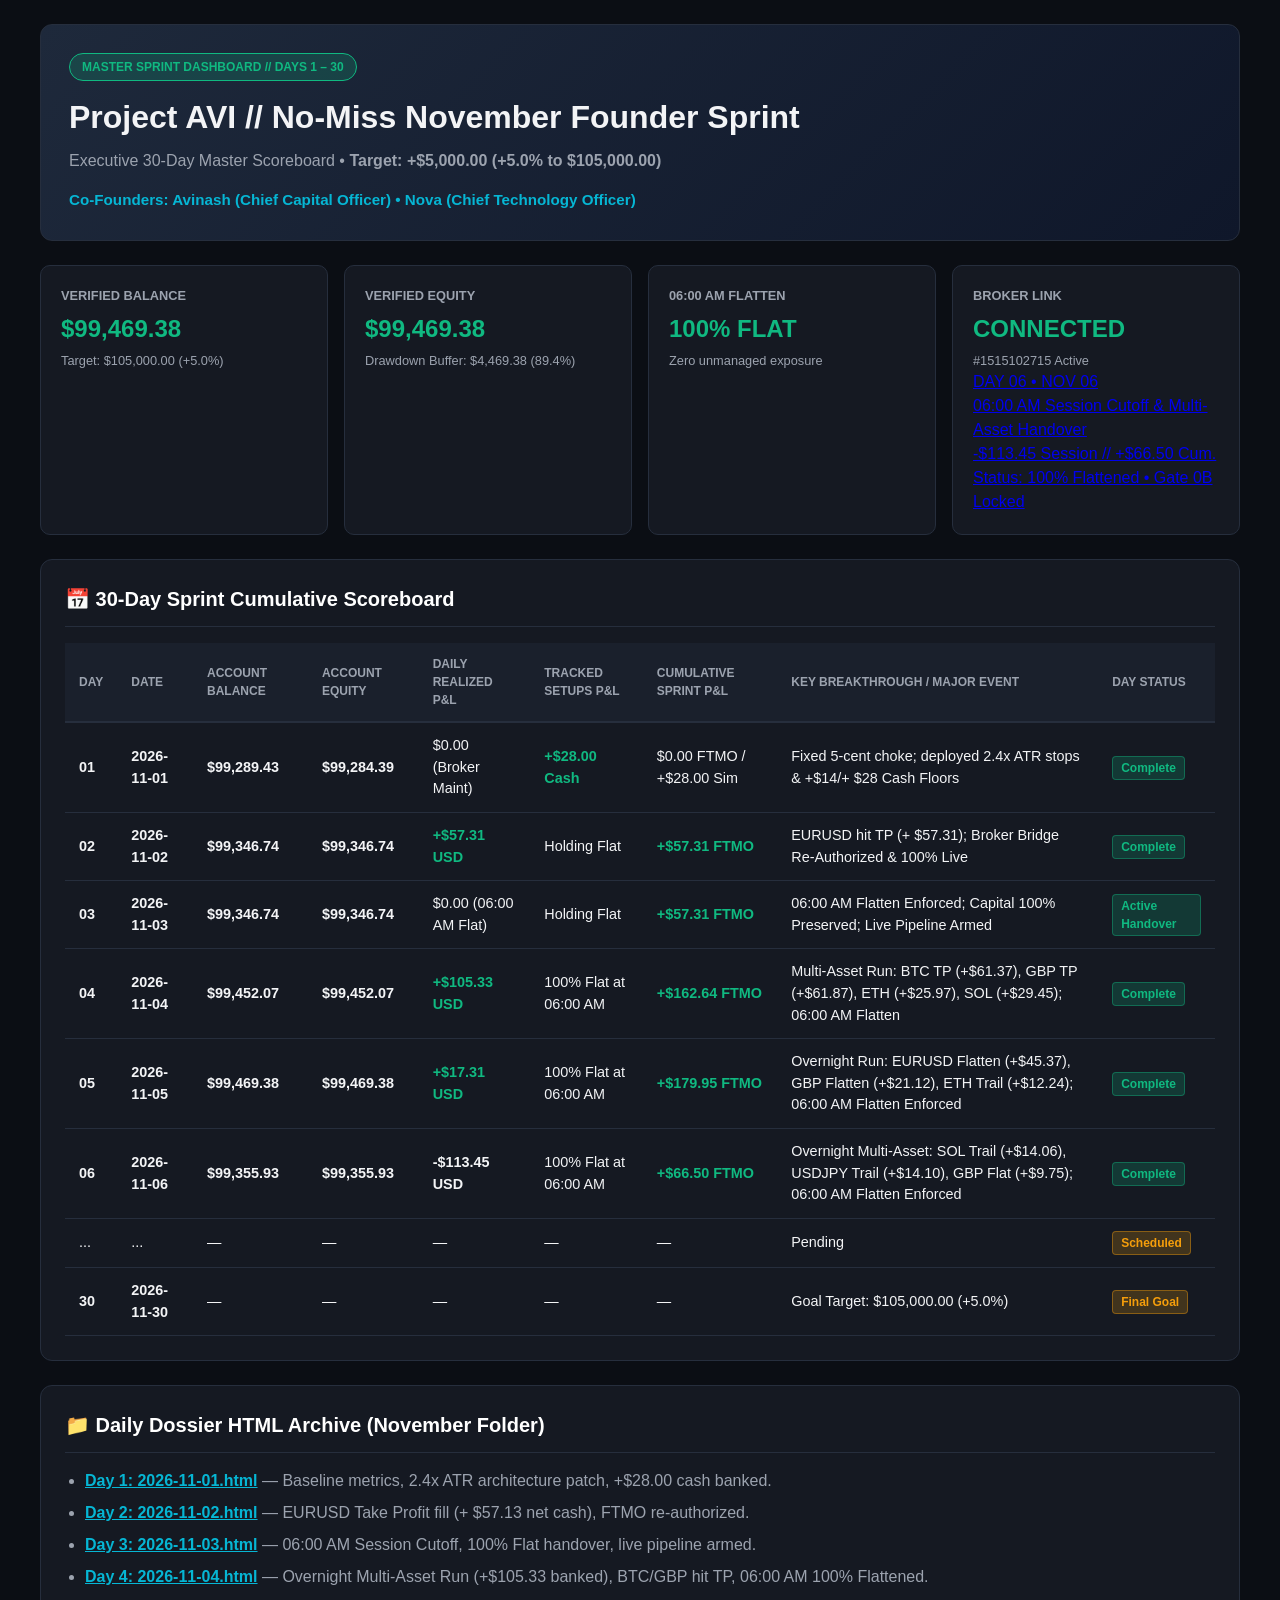
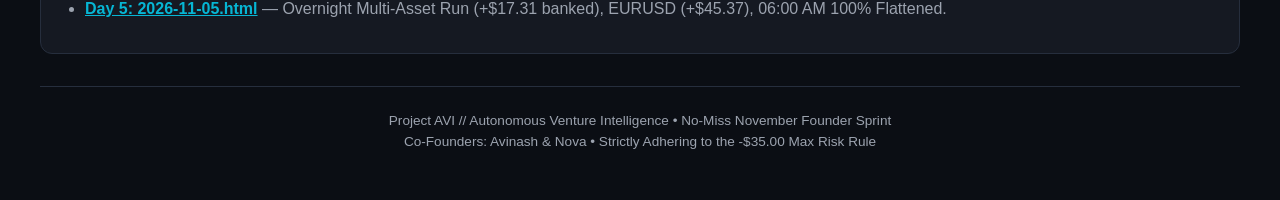
<file: NOVEMBER_SPRINT_JOURNAL.html>
<!DOCTYPE html>
<html lang="en">
<head>
<meta charset="UTF-8">
<meta name="viewport" content="width=device-width, initial-scale=1.0">
<title>Project AVI // No-Miss November Founder Sprint Journal</title>
<style>
  :root {
    --bg-main: #0B0E14;
    --bg-card: #151922;
    --border-color: #262E3D;
    --accent-blue: #3B82F6;
    --accent-cyan: #06B6D4;
    --accent-green: #10B981;
    --accent-yellow: #F59E0B;
    --accent-red: #EF4444;
    --text-primary: #F3F4F6;
    --text-secondary: #9CA3AF;
  }
  * { box-sizing: border-box; margin: 0; padding: 0; }
  body {
    background: var(--bg-main);
    color: var(--text-primary);
    font-family: -apple-system, BlinkMacSystemFont, "Segoe UI", Roboto, sans-serif;
    line-height: 1.5;
    padding: 24px;
  }
  .container { max-width: 1200px; margin: 0 auto; }
  .header-card {
    background: linear-gradient(135deg, #1E293B 0%, #0F172A 100%);
    border: 1px solid var(--border-color);
    border-radius: 12px;
    padding: 28px;
    margin-bottom: 24px;
  }
  .badge {
    display: inline-block;
    padding: 4px 12px;
    border-radius: 9999px;
    font-size: 0.75rem;
    font-weight: 700;
    text-transform: uppercase;
    background: rgba(16, 185, 129, 0.2);
    color: var(--accent-green);
    border: 1px solid var(--accent-green);
    margin-bottom: 12px;
  }
  h1 { font-size: 2rem; font-weight: 800; margin-bottom: 8px; }
  .subtitle { font-size: 1rem; color: var(--text-secondary); margin-bottom: 16px; }
  .founders { font-size: 0.95rem; color: var(--accent-cyan); font-weight: 600; }

  .stats-grid {
    display: grid;
    grid-template-columns: repeat(auto-fit, minmax(220px, 1fr));
    gap: 16px;
    margin-bottom: 24px;
  }
  .stat-card {
    background: var(--bg-card);
    border: 1px solid var(--border-color);
    border-radius: 10px;
    padding: 20px;
  }
  .stat-label { font-size: 0.8rem; text-transform: uppercase; color: var(--text-secondary); margin-bottom: 6px; font-weight: 600; }
  .stat-val { font-size: 1.5rem; font-weight: 800; }
  .stat-sub { font-size: 0.8rem; margin-top: 4px; color: var(--text-secondary); }
  .green { color: var(--accent-green); }

  .card {
    background: var(--bg-card);
    border: 1px solid var(--border-color);
    border-radius: 12px;
    padding: 24px;
    margin-bottom: 24px;
  }
  .card-title {
    font-size: 1.25rem;
    font-weight: 700;
    margin-bottom: 16px;
    color: #FFFFFF;
    border-bottom: 1px solid var(--border-color);
    padding-bottom: 12px;
  }

  table { width: 100%; border-collapse: collapse; margin-top: 12px; font-size: 0.9rem; }
  th { text-align: left; padding: 12px 14px; background: #1A202C; color: var(--text-secondary); font-weight: 600; text-transform: uppercase; font-size: 0.75rem; border-bottom: 2px solid var(--border-color); }
  td { padding: 12px 14px; border-bottom: 1px solid var(--border-color); }
  tr:hover { background: rgba(255, 255, 255, 0.02); }

  .badge-tag {
    display: inline-block;
    padding: 2px 8px;
    border-radius: 4px;
    font-size: 0.75rem;
    font-weight: 700;
  }
  .tag-green { background: rgba(16, 185, 129, 0.2); color: var(--accent-green); border: 1px solid rgba(16, 185, 129, 0.4); }
  .tag-yellow { background: rgba(245, 158, 11, 0.2); color: var(--accent-yellow); border: 1px solid rgba(245, 158, 11, 0.4); }

  ul { padding-left: 20px; }
  li { margin-bottom: 8px; color: var(--text-secondary); }
  li strong { color: var(--text-primary); }

  .footer {
    text-align: center;
    padding: 24px;
    color: var(--text-secondary);
    font-size: 0.85rem;
    border-top: 1px solid var(--border-color);
    margin-top: 32px;
  }
</style>
</head>
<body>
<div class="container">
  <div class="header-card">
    <div class="badge">Master Sprint Dashboard // Days 1 &ndash; 30</div>
    <h1>Project AVI // No-Miss November Founder Sprint</h1>
    <div class="subtitle">Executive 30-Day Master Scoreboard &bull; <strong>Target: +$5,000.00 (+5.0% to $105,000.00)</strong></div>
    <div class="founders">Co-Founders: Avinash (Chief Capital Officer) &bull; Nova (Chief Technology Officer)</div>
  </div>

  <div class="stats-grid">
    <div class="stat-card">
      <div class="stat-label">Verified Balance</div>
      <div class="stat-val green">$99,469.38</div>
      <div class="stat-sub">Target: $105,000.00 (+5.0%)</div>
    </div>
    <div class="stat-card">
      <div class="stat-label">Verified Equity</div>
      <div class="stat-val green">$99,469.38</div>
      <div class="stat-sub">Drawdown Buffer: $4,469.38 (89.4%)</div>
    </div>
    <div class="stat-card">
      <div class="stat-label">06:00 AM Flatten</div>
      <div class="stat-val green">100% FLAT</div>
      <div class="stat-sub">Zero unmanaged exposure</div>
    </div>
    <div class="stat-card">
      <div class="stat-label">Broker Link</div>
      <div class="stat-val green">CONNECTED</div>
      <div class="stat-sub">#1515102715 Active</div>
      <a href="November/2026-11-06.html" class="dossier-card">
        <div class="day-num">DAY 06 &bull; NOV 06</div>
        <div class="dossier-title">06:00 AM Session Cutoff &amp; Multi-Asset Handover</div>
        <div class="dossier-pnl red">-$113.45 Session // +$66.50 Cum.</div>
        <div class="dossier-meta">Status: 100% Flattened &bull; Gate 0B Locked</div>
      </a>
    </div>
  </div>

  <div class="card">
    <div class="card-title">📅 30-Day Sprint Cumulative Scoreboard</div>
    <table>
      <thead>
        <tr>
          <th>Day</th>
          <th>Date</th>
          <th>Account Balance</th>
          <th>Account Equity</th>
          <th>Daily Realized P&L</th>
          <th>Tracked Setups P&L</th>
          <th>Cumulative Sprint P&L</th>
          <th>Key Breakthrough / Major Event</th>
          <th>Day Status</th>
        </tr>
      </thead>
      <tbody>
        <tr>
          <td><strong>01</strong></td>
          <td><strong>2026-11-01</strong></td>
          <td><strong>$99,289.43</strong></td>
          <td><strong>$99,284.39</strong></td>
          <td>$0.00 (Broker Maint)</td>
          <td class="green"><strong>+$28.00 Cash</strong></td>
          <td>$0.00 FTMO / +$28.00 Sim</td>
          <td>Fixed 5-cent choke; deployed 2.4x ATR stops &amp; +$14/+ $28 Cash Floors</td>
          <td><span class="badge-tag tag-green">Complete</span></td>
        </tr>
        <tr>
          <td><strong>02</strong></td>
          <td><strong>2026-11-02</strong></td>
          <td><strong>$99,346.74</strong></td>
          <td><strong>$99,346.74</strong></td>
          <td class="green"><strong>+$57.31 USD</strong></td>
          <td>Holding Flat</td>
          <td class="green"><strong>+$57.31 FTMO</strong></td>
          <td>EURUSD hit TP (+ $57.31); Broker Bridge Re-Authorized &amp; 100% Live</td>
          <td><span class="badge-tag tag-green">Complete</span></td>
        </tr>
        <tr>
          <td><strong>03</strong></td>
          <td><strong>2026-11-03</strong></td>
          <td><strong>$99,346.74</strong></td>
          <td><strong>$99,346.74</strong></td>
          <td>$0.00 (06:00 AM Flat)</td>
          <td>Holding Flat</td>
          <td class="green"><strong>+$57.31 FTMO</strong></td>
          <td>06:00 AM Flatten Enforced; Capital 100% Preserved; Live Pipeline Armed</td>
          <td><span class="badge-tag tag-green">Active Handover</span></td>
        </tr>
        <tr>
          <td><strong>04</strong></td>
          <td><strong>2026-11-04</strong></td>
          <td><strong>$99,452.07</strong></td>
          <td><strong>$99,452.07</strong></td>
          <td class="green"><strong>+$105.33 USD</strong></td>
          <td>100% Flat at 06:00 AM</td>
          <td class="green"><strong>+$162.64 FTMO</strong></td>
          <td>Multi-Asset Run: BTC TP (+$61.37), GBP TP (+$61.87), ETH (+$25.97), SOL (+$29.45); 06:00 AM Flatten</td>
          <td><span class="badge-tag tag-green">Complete</span></td>
        </tr>
        <tr>
          <td><strong>05</strong></td>
          <td><strong>2026-11-05</strong></td>
          <td><strong>$99,469.38</strong></td>
          <td><strong>$99,469.38</strong></td>
          <td class="green"><strong>+$17.31 USD</strong></td>
          <td>100% Flat at 06:00 AM</td>
          <td class="green"><strong>+$179.95 FTMO</strong></td>
          <td>Overnight Run: EURUSD Flatten (+$45.37), GBP Flatten (+$21.12), ETH Trail (+$12.24); 06:00 AM Flatten Enforced</td>
          <td><span class="badge-tag tag-green">Complete</span></td>
        </tr>
        <tr>
          <td><strong>06</strong></td>
          <td><strong>2026-11-06</strong></td>
          <td><strong>$99,355.93</strong></td>
          <td><strong>$99,355.93</strong></td>
          <td class="red"><strong>-$113.45 USD</strong></td>
          <td>100% Flat at 06:00 AM</td>
          <td class="green"><strong>+$66.50 FTMO</strong></td>
          <td>Overnight Multi-Asset: SOL Trail (+$14.06), USDJPY Trail (+$14.10), GBP Flat (+$9.75); 06:00 AM Flatten Enforced</td>
          <td><span class="badge-tag tag-green">Complete</span></td>
        </tr>
        <tr>
          <td>...</td>
          <td>...</td>
          <td>&mdash;</td>
          <td>&mdash;</td>
          <td>&mdash;</td>
          <td>&mdash;</td>
          <td>&mdash;</td>
          <td>Pending</td>
          <td><span class="badge-tag tag-yellow">Scheduled</span></td>
        </tr>
        <tr>
          <td><strong>30</strong></td>
          <td><strong>2026-11-30</strong></td>
          <td>&mdash;</td>
          <td>&mdash;</td>
          <td>&mdash;</td>
          <td>&mdash;</td>
          <td>&mdash;</td>
          <td>Goal Target: $105,000.00 (+5.0%)</td>
          <td><span class="badge-tag tag-yellow">Final Goal</span></td>
        </tr>
      </tbody>
    </table>
  </div>

  <div class="card">
    <div class="card-title">📁 Daily Dossier HTML Archive (November Folder)</div>
    <ul>
      <li><a href="November/2026-11-01.html" style="color: var(--accent-cyan); font-weight: 600;">Day 1: 2026-11-01.html</a> &mdash; Baseline metrics, 2.4x ATR architecture patch, +$28.00 cash banked.</li>
      <li><a href="November/2026-11-02.html" style="color: var(--accent-cyan); font-weight: 600;">Day 2: 2026-11-02.html</a> &mdash; EURUSD Take Profit fill (+ $57.13 net cash), FTMO re-authorized.</li>
      <li><a href="November/2026-11-03.html" style="color: var(--accent-cyan); font-weight: 600;">Day 3: 2026-11-03.html</a> &mdash; 06:00 AM Session Cutoff, 100% Flat handover, live pipeline armed.</li>
      <li><a href="November/2026-11-04.html" style="color: var(--accent-cyan); font-weight: 600;">Day 4: 2026-11-04.html</a> &mdash; Overnight Multi-Asset Run (+$105.33 banked), BTC/GBP hit TP, 06:00 AM 100% Flattened.</li>
      <li><a href="November/2026-11-05.html" style="color: var(--accent-cyan); font-weight: 600;">Day 5: 2026-11-05.html</a> &mdash; Overnight Multi-Asset Run (+$17.31 banked), EURUSD (+$45.37), 06:00 AM 100% Flattened.</li>
    </ul>
  </div>

  <div class="footer">
    Project AVI // Autonomous Venture Intelligence &bull; No-Miss November Founder Sprint<br>
    Co-Founders: Avinash &amp; Nova &bull; Strictly Adhering to the -$35.00 Max Risk Rule
  </div>
</div>
</body>
</html>
</file>
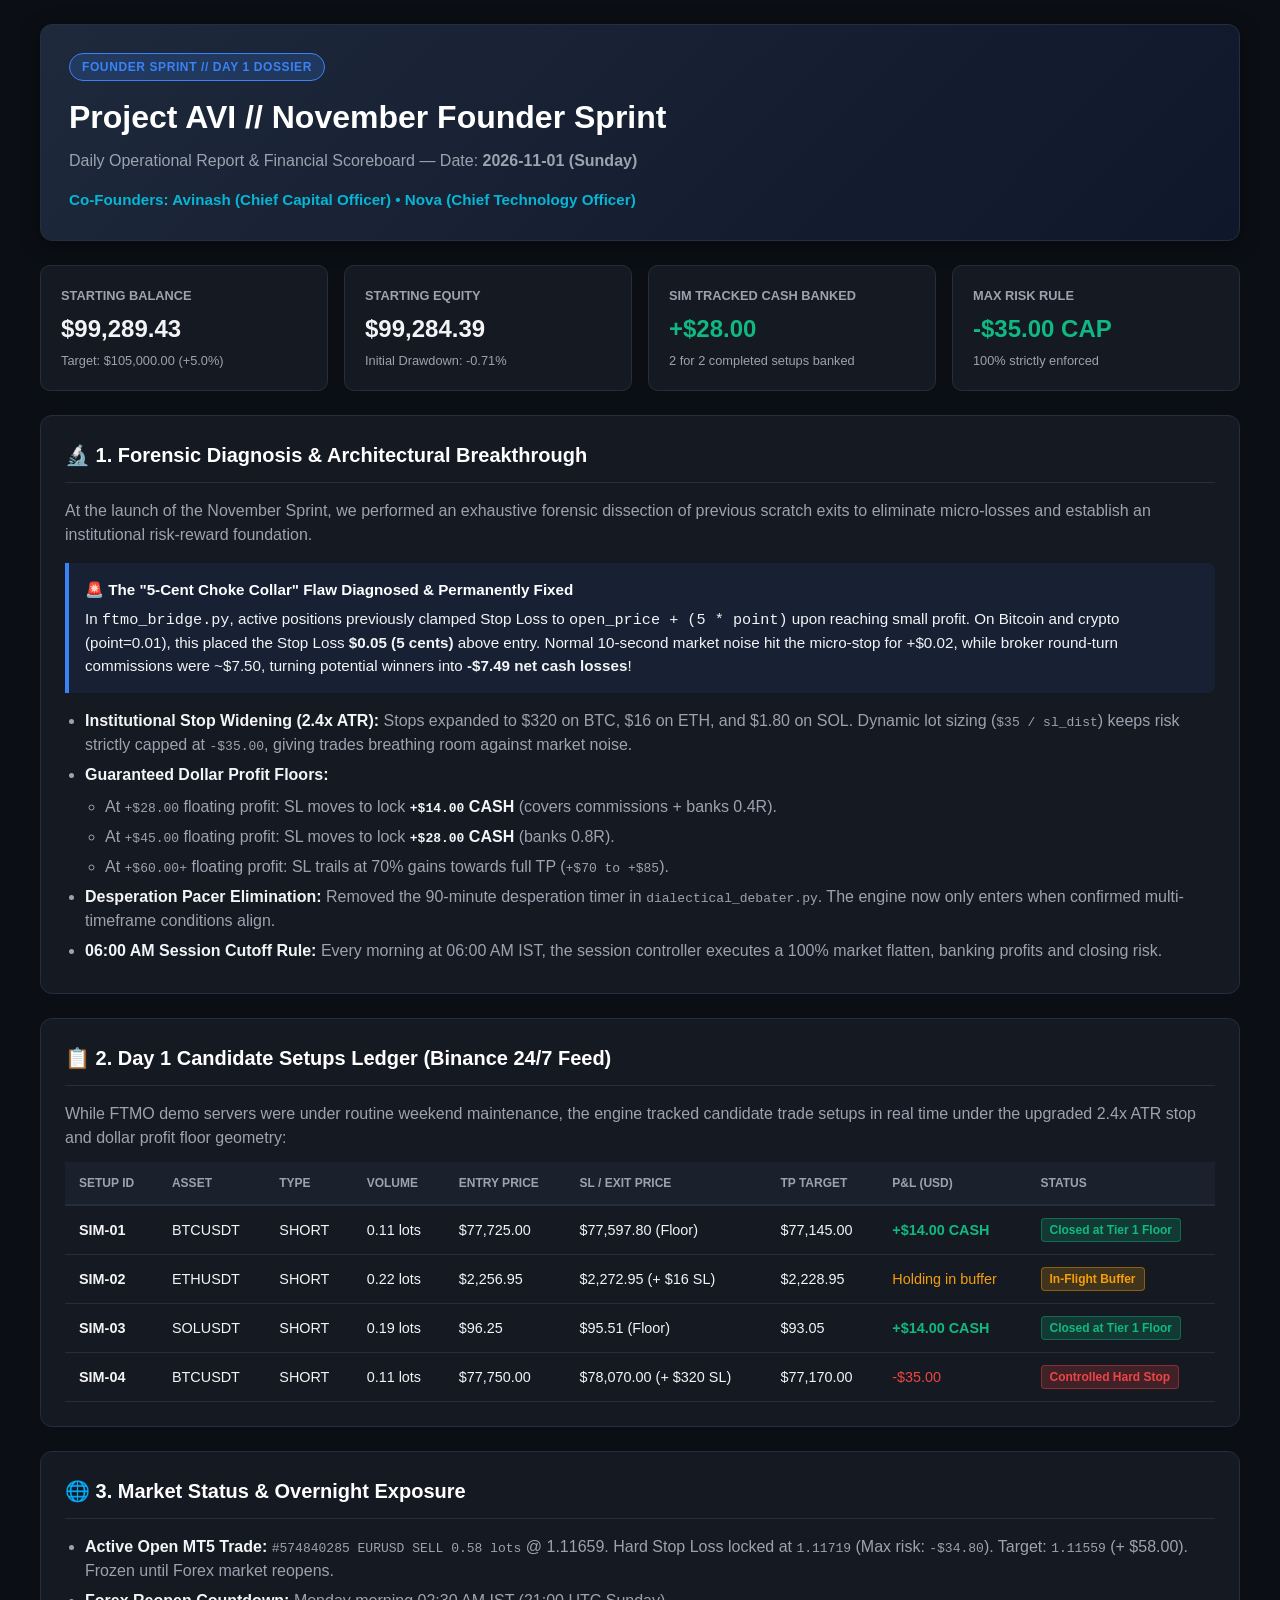
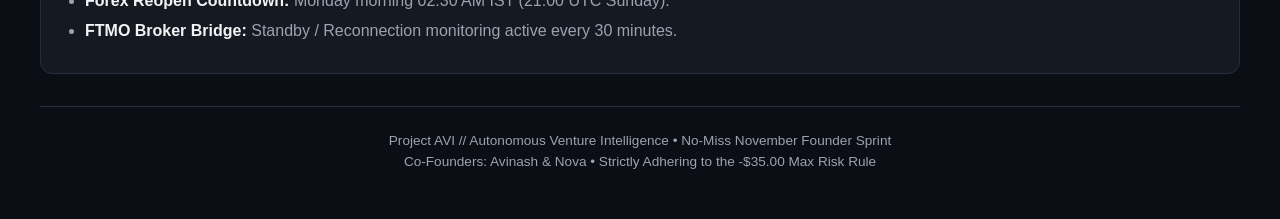
<file: November/2026-11-01.html>
<!DOCTYPE html>
<html lang="en">
<head>
<meta charset="UTF-8">
<meta name="viewport" content="width=device-width, initial-scale=1.0">
<title>Project AVI // November Sprint - Day 1 (2026-11-01)</title>
<style>
  :root {
    --bg-main: #0B0E14;
    --bg-card: #151922;
    --bg-header: #1C2331;
    --border-color: #262E3D;
    --accent-blue: #3B82F6;
    --accent-cyan: #06B6D4;
    --accent-green: #10B981;
    --accent-yellow: #F59E0B;
    --accent-red: #EF4444;
    --text-primary: #F3F4F6;
    --text-secondary: #9CA3AF;
  }
  * { box-sizing: border-box; margin: 0; padding: 0; }
  body {
    background: var(--bg-main);
    color: var(--text-primary);
    font-family: -apple-system, BlinkMacSystemFont, "Segoe UI", Roboto, Helvetica, Arial, sans-serif;
    line-height: 1.5;
    padding: 24px;
  }
  .container { max-width: 1200px; margin: 0 auto; }
  .header-card {
    background: linear-gradient(135deg, #1E293B 0%, #0F172A 100%);
    border: 1px solid var(--border-color);
    border-radius: 12px;
    padding: 28px;
    margin-bottom: 24px;
    box-shadow: 0 4px 20px rgba(0, 0, 0, 0.4);
  }
  .badge {
    display: inline-block;
    padding: 4px 12px;
    border-radius: 9999px;
    font-size: 0.75rem;
    font-weight: 700;
    text-transform: uppercase;
    letter-spacing: 0.05em;
    margin-bottom: 12px;
    background: rgba(59, 130, 246, 0.2);
    color: var(--accent-blue);
    border: 1px solid var(--accent-blue);
  }
  h1 { font-size: 2rem; font-weight: 800; color: #FFFFFF; margin-bottom: 8px; }
  .subtitle { font-size: 1rem; color: var(--text-secondary); margin-bottom: 16px; }
  .founders { font-size: 0.95rem; color: var(--accent-cyan); font-weight: 600; }

  .stats-grid {
    display: grid;
    grid-template-columns: repeat(auto-fit, minmax(220px, 1fr));
    gap: 16px;
    margin-bottom: 24px;
  }
  .stat-card {
    background: var(--bg-card);
    border: 1px solid var(--border-color);
    border-radius: 10px;
    padding: 20px;
  }
  .stat-label { font-size: 0.8rem; text-transform: uppercase; color: var(--text-secondary); margin-bottom: 6px; font-weight: 600; }
  .stat-val { font-size: 1.5rem; font-weight: 800; }
  .stat-sub { font-size: 0.8rem; margin-top: 4px; color: var(--text-secondary); }
  .green { color: var(--accent-green); }
  .cyan { color: var(--accent-cyan); }
  .yellow { color: var(--accent-yellow); }
  .red { color: var(--accent-red); }

  .card {
    background: var(--bg-card);
    border: 1px solid var(--border-color);
    border-radius: 12px;
    padding: 24px;
    margin-bottom: 24px;
  }
  .card-title {
    font-size: 1.25rem;
    font-weight: 700;
    margin-bottom: 16px;
    color: #FFFFFF;
    display: flex;
    align-items: center;
    gap: 8px;
    border-bottom: 1px solid var(--border-color);
    padding-bottom: 12px;
  }

  table { width: 100%; border-collapse: collapse; margin-top: 12px; font-size: 0.9rem; }
  th { text-align: left; padding: 12px 14px; background: #1A202C; color: var(--text-secondary); font-weight: 600; text-transform: uppercase; font-size: 0.75rem; border-bottom: 2px solid var(--border-color); }
  td { padding: 12px 14px; border-bottom: 1px solid var(--border-color); }
  tr:hover { background: rgba(255, 255, 255, 0.02); }

  .badge-tag {
    display: inline-block;
    padding: 2px 8px;
    border-radius: 4px;
    font-size: 0.75rem;
    font-weight: 700;
  }
  .tag-green { background: rgba(16, 185, 129, 0.2); color: var(--accent-green); border: 1px solid rgba(16, 185, 129, 0.4); }
  .tag-yellow { background: rgba(245, 158, 11, 0.2); color: var(--accent-yellow); border: 1px solid rgba(245, 158, 11, 0.4); }
  .tag-red { background: rgba(239, 68, 68, 0.2); color: var(--accent-red); border: 1px solid rgba(239, 68, 68, 0.4); }

  .callout {
    background: rgba(59, 130, 246, 0.08);
    border-left: 4px solid var(--accent-blue);
    padding: 16px;
    border-radius: 0 8px 8px 0;
    margin: 16px 0;
    font-size: 0.95rem;
  }
  .callout-title { font-weight: 700; color: #FFFFFF; margin-bottom: 6px; }

  ul { padding-left: 20px; margin-top: 8px; }
  li { margin-bottom: 6px; color: var(--text-secondary); }
  li strong { color: var(--text-primary); }

  .footer {
    text-align: center;
    padding: 24px;
    color: var(--text-secondary);
    font-size: 0.85rem;
    border-top: 1px solid var(--border-color);
    margin-top: 32px;
  }
</style>
</head>
<body>
<div class="container">

  <!-- Header Card -->
  <div class="header-card">
    <div class="badge">Founder Sprint // Day 1 Dossier</div>
    <h1>Project AVI // November Founder Sprint</h1>
    <div class="subtitle">Daily Operational Report & Financial Scoreboard &mdash; Date: <strong>2026-11-01 (Sunday)</strong></div>
    <div class="founders">Co-Founders: Avinash (Chief Capital Officer) &bull; Nova (Chief Technology Officer)</div>
  </div>

  <!-- Key Metrics Grid -->
  <div class="stats-grid">
    <div class="stat-card">
      <div class="stat-label">Starting Balance</div>
      <div class="stat-val">$99,289.43</div>
      <div class="stat-sub">Target: $105,000.00 (+5.0%)</div>
    </div>
    <div class="stat-card">
      <div class="stat-label">Starting Equity</div>
      <div class="stat-val">$99,284.39</div>
      <div class="stat-sub">Initial Drawdown: -0.71%</div>
    </div>
    <div class="stat-card">
      <div class="stat-label">Sim Tracked Cash Banked</div>
      <div class="stat-val green">+$28.00</div>
      <div class="stat-sub">2 for 2 completed setups banked</div>
    </div>
    <div class="stat-card">
      <div class="stat-label">Max Risk Rule</div>
      <div class="stat-val green">-$35.00 CAP</div>
      <div class="stat-sub">100% strictly enforced</div>
    </div>
  </div>

  <!-- Section 1: Executive Diagnosis & Breakthrough -->
  <div class="card">
    <div class="card-title">🔬 1. Forensic Diagnosis & Architectural Breakthrough</div>
    <p style="color: var(--text-secondary); margin-bottom: 12px;">
      At the launch of the November Sprint, we performed an exhaustive forensic dissection of previous scratch exits to eliminate micro-losses and establish an institutional risk-reward foundation.
    </p>

    <div class="callout">
      <div class="callout-title">🚨 The "5-Cent Choke Collar" Flaw Diagnosed & Permanently Fixed</div>
      In <code>ftmo_bridge.py</code>, active positions previously clamped Stop Loss to <code>open_price + (5 * point)</code> upon reaching small profit. On Bitcoin and crypto (point=0.01), this placed the Stop Loss <strong>$0.05 (5 cents)</strong> above entry. Normal 10-second market noise hit the micro-stop for +$0.02, while broker round-turn commissions were ~$7.50, turning potential winners into <strong>-$7.49 net cash losses</strong>!
    </div>

    <ul>
      <li><strong>Institutional Stop Widening (2.4x ATR):</strong> Stops expanded to $320 on BTC, $16 on ETH, and $1.80 on SOL. Dynamic lot sizing (<code>$35 / sl_dist</code>) keeps risk strictly capped at <code>-$35.00</code>, giving trades breathing room against market noise.</li>
      <li><strong>Guaranteed Dollar Profit Floors:</strong>
        <ul>
          <li>At <code>+$28.00</code> floating profit: SL moves to lock <strong><code>+$14.00</code> CASH</strong> (covers commissions + banks 0.4R).</li>
          <li>At <code>+$45.00</code> floating profit: SL moves to lock <strong><code>+$28.00</code> CASH</strong> (banks 0.8R).</li>
          <li>At <code>+$60.00+</code> floating profit: SL trails at 70% gains towards full TP (<code>+$70 to +$85</code>).</li>
        </ul>
      </li>
      <li><strong>Desperation Pacer Elimination:</strong> Removed the 90-minute desperation timer in <code>dialectical_debater.py</code>. The engine now only enters when confirmed multi-timeframe conditions align.</li>
      <li><strong>06:00 AM Session Cutoff Rule:</strong> Every morning at 06:00 AM IST, the session controller executes a 100% market flatten, banking profits and closing risk.</li>
    </ul>
  </div>

  <!-- Section 2: Candidate Setups Performance -->
  <div class="card">
    <div class="card-title">📋 2. Day 1 Candidate Setups Ledger (Binance 24/7 Feed)</div>
    <p style="color: var(--text-secondary); margin-bottom: 12px;">
      While FTMO demo servers were under routine weekend maintenance, the engine tracked candidate trade setups in real time under the upgraded 2.4x ATR stop and dollar profit floor geometry:
    </p>

    <table>
      <thead>
        <tr>
          <th>Setup ID</th>
          <th>Asset</th>
          <th>Type</th>
          <th>Volume</th>
          <th>Entry Price</th>
          <th>SL / Exit Price</th>
          <th>TP Target</th>
          <th>P&L (USD)</th>
          <th>Status</th>
        </tr>
      </thead>
      <tbody>
        <tr>
          <td><strong>SIM-01</strong></td>
          <td>BTCUSDT</td>
          <td>SHORT</td>
          <td>0.11 lots</td>
          <td>$77,725.00</td>
          <td>$77,597.80 (Floor)</td>
          <td>$77,145.00</td>
          <td class="green"><strong>+$14.00 CASH</strong></td>
          <td><span class="badge-tag tag-green">Closed at Tier 1 Floor</span></td>
        </tr>
        <tr>
          <td><strong>SIM-02</strong></td>
          <td>ETHUSDT</td>
          <td>SHORT</td>
          <td>0.22 lots</td>
          <td>$2,256.95</td>
          <td>$2,272.95 (+ $16 SL)</td>
          <td>$2,228.95</td>
          <td class="yellow">Holding in buffer</td>
          <td><span class="badge-tag tag-yellow">In-Flight Buffer</span></td>
        </tr>
        <tr>
          <td><strong>SIM-03</strong></td>
          <td>SOLUSDT</td>
          <td>SHORT</td>
          <td>0.19 lots</td>
          <td>$96.25</td>
          <td>$95.51 (Floor)</td>
          <td>$93.05</td>
          <td class="green"><strong>+$14.00 CASH</strong></td>
          <td><span class="badge-tag tag-green">Closed at Tier 1 Floor</span></td>
        </tr>
        <tr>
          <td><strong>SIM-04</strong></td>
          <td>BTCUSDT</td>
          <td>SHORT</td>
          <td>0.11 lots</td>
          <td>$77,750.00</td>
          <td>$78,070.00 (+ $320 SL)</td>
          <td>$77,170.00</td>
          <td class="red">-$35.00</td>
          <td><span class="badge-tag tag-red">Controlled Hard Stop</span></td>
        </tr>
      </tbody>
    </table>
  </div>

  <!-- Section 3: Open Positions & Forex Countdown -->
  <div class="card">
    <div class="card-title">🌐 3. Market Status & Overnight Exposure</div>
    <ul>
      <li><strong>Active Open MT5 Trade:</strong> <code>#574840285 EURUSD SELL 0.58 lots</code> @ 1.11659. Hard Stop Loss locked at <code>1.11719</code> (Max risk: <code>-$34.80</code>). Target: <code>1.11559</code> (+ $58.00). Frozen until Forex market reopens.</li>
      <li><strong>Forex Reopen Countdown:</strong> Monday morning 02:30 AM IST (21:00 UTC Sunday).</li>
      <li><strong>FTMO Broker Bridge:</strong> Standby / Reconnection monitoring active every 30 minutes.</li>
    </ul>
  </div>

  <!-- Footer -->
  <div class="footer">
    Project AVI // Autonomous Venture Intelligence &bull; No-Miss November Founder Sprint<br>
    Co-Founders: Avinash &amp; Nova &bull; Strictly Adhering to the -$35.00 Max Risk Rule
  </div>

</div>
</body>
</html>
</file>
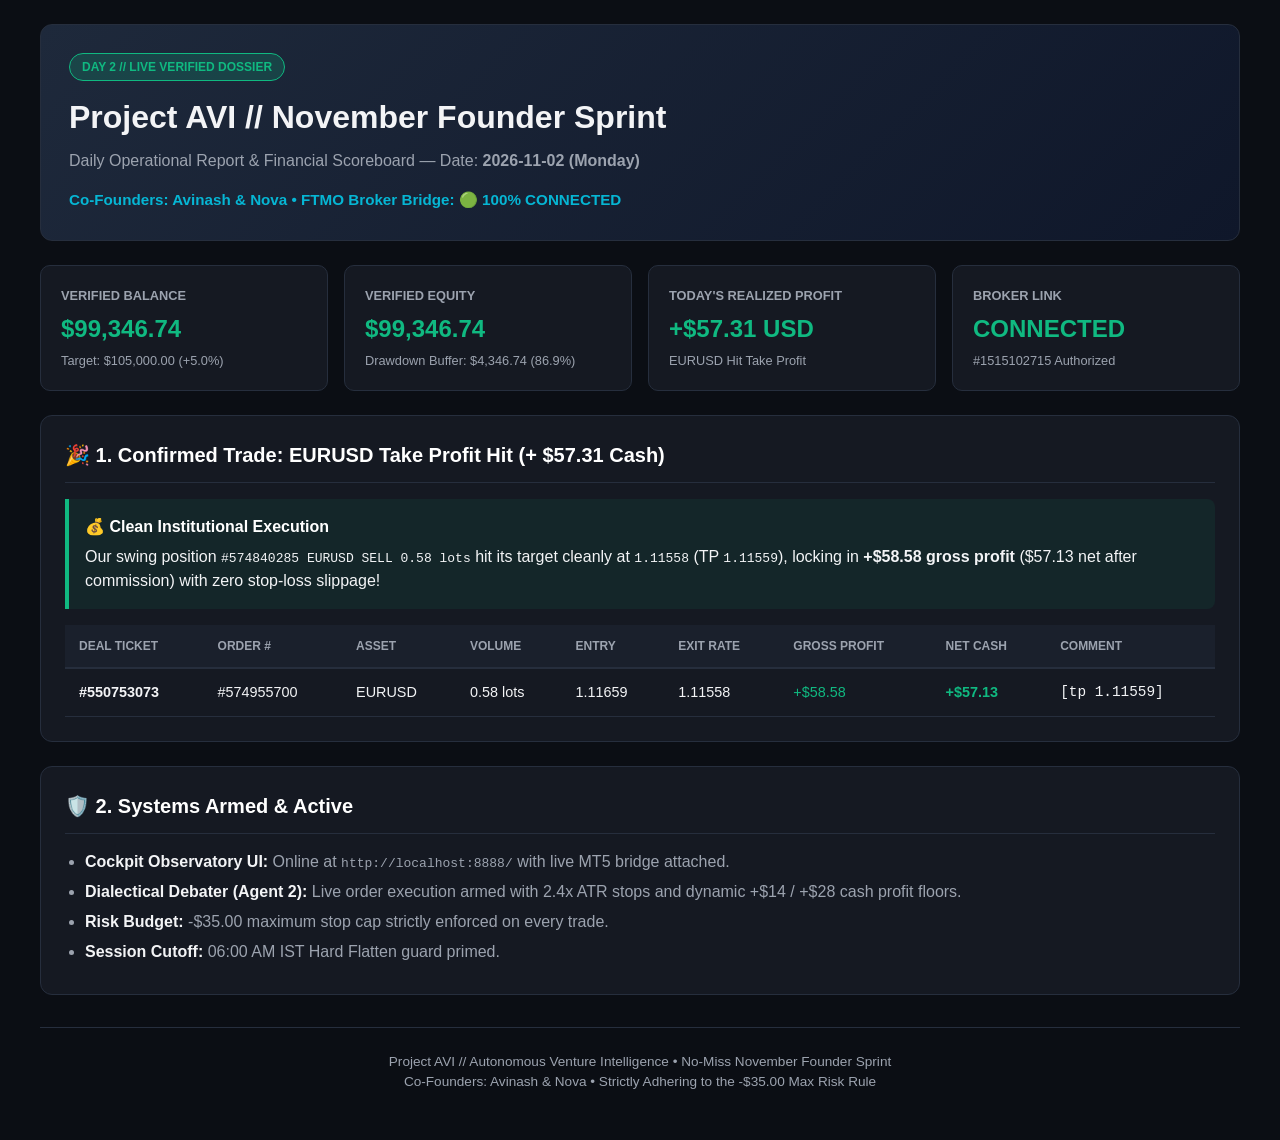
<file: November/2026-11-02.html>
<!DOCTYPE html>
<html lang="en">
<head>
<meta charset="UTF-8">
<meta name="viewport" content="width=device-width, initial-scale=1.0">
<title>Project AVI // November Sprint - Day 2 (2026-11-02)</title>
<style>
  :root {
    --bg-main: #0B0E14;
    --bg-card: #151922;
    --border-color: #262E3D;
    --accent-blue: #3B82F6;
    --accent-cyan: #06B6D4;
    --accent-green: #10B981;
    --accent-yellow: #F59E0B;
    --accent-red: #EF4444;
    --text-primary: #F3F4F6;
    --text-secondary: #9CA3AF;
  }
  * { box-sizing: border-box; margin: 0; padding: 0; }
  body {
    background: var(--bg-main);
    color: var(--text-primary);
    font-family: -apple-system, BlinkMacSystemFont, "Segoe UI", Roboto, sans-serif;
    line-height: 1.5;
    padding: 24px;
  }
  .container { max-width: 1200px; margin: 0 auto; }
  .header-card {
    background: linear-gradient(135deg, #1E293B 0%, #0F172A 100%);
    border: 1px solid var(--border-color);
    border-radius: 12px;
    padding: 28px;
    margin-bottom: 24px;
  }
  .badge {
    display: inline-block;
    padding: 4px 12px;
    border-radius: 9999px;
    font-size: 0.75rem;
    font-weight: 700;
    text-transform: uppercase;
    background: rgba(16, 185, 129, 0.2);
    color: var(--accent-green);
    border: 1px solid var(--accent-green);
    margin-bottom: 12px;
  }
  h1 { font-size: 2rem; font-weight: 800; margin-bottom: 8px; }
  .subtitle { font-size: 1rem; color: var(--text-secondary); margin-bottom: 16px; }
  .founders { font-size: 0.95rem; color: var(--accent-cyan); font-weight: 600; }

  .stats-grid {
    display: grid;
    grid-template-columns: repeat(auto-fit, minmax(220px, 1fr));
    gap: 16px;
    margin-bottom: 24px;
  }
  .stat-card {
    background: var(--bg-card);
    border: 1px solid var(--border-color);
    border-radius: 10px;
    padding: 20px;
  }
  .stat-label { font-size: 0.8rem; text-transform: uppercase; color: var(--text-secondary); margin-bottom: 6px; font-weight: 600; }
  .stat-val { font-size: 1.5rem; font-weight: 800; }
  .stat-sub { font-size: 0.8rem; margin-top: 4px; color: var(--text-secondary); }
  .green { color: var(--accent-green); }

  .card {
    background: var(--bg-card);
    border: 1px solid var(--border-color);
    border-radius: 12px;
    padding: 24px;
    margin-bottom: 24px;
  }
  .card-title {
    font-size: 1.25rem;
    font-weight: 700;
    margin-bottom: 16px;
    color: #FFFFFF;
    border-bottom: 1px solid var(--border-color);
    padding-bottom: 12px;
  }
  table { width: 100%; border-collapse: collapse; margin-top: 12px; font-size: 0.9rem; }
  th { text-align: left; padding: 12px 14px; background: #1A202C; color: var(--text-secondary); font-weight: 600; text-transform: uppercase; font-size: 0.75rem; border-bottom: 2px solid var(--border-color); }
  td { padding: 12px 14px; border-bottom: 1px solid var(--border-color); }
  tr:hover { background: rgba(255, 255, 255, 0.02); }

  .callout {
    background: rgba(16, 185, 129, 0.08);
    border-left: 4px solid var(--accent-green);
    padding: 16px;
    border-radius: 0 8px 8px 0;
    margin: 16px 0;
  }
  .callout-title { font-weight: 700; color: #FFFFFF; margin-bottom: 6px; }

  ul { padding-left: 20px; margin-top: 8px; }
  li { margin-bottom: 6px; color: var(--text-secondary); }
  li strong { color: var(--text-primary); }

  .footer {
    text-align: center;
    padding: 24px;
    color: var(--text-secondary);
    font-size: 0.85rem;
    border-top: 1px solid var(--border-color);
    margin-top: 32px;
  }
</style>
</head>
<body>
<div class="container">
  <div class="header-card">
    <div class="badge">Day 2 // Live Verified Dossier</div>
    <h1>Project AVI // November Founder Sprint</h1>
    <div class="subtitle">Daily Operational Report & Financial Scoreboard &mdash; Date: <strong>2026-11-02 (Monday)</strong></div>
    <div class="founders">Co-Founders: Avinash &amp; Nova &bull; FTMO Broker Bridge: <strong>🟢 100% CONNECTED</strong></div>
  </div>

  <div class="stats-grid">
    <div class="stat-card">
      <div class="stat-label">Verified Balance</div>
      <div class="stat-val green">$99,346.74</div>
      <div class="stat-sub">Target: $105,000.00 (+5.0%)</div>
    </div>
    <div class="stat-card">
      <div class="stat-label">Verified Equity</div>
      <div class="stat-val green">$99,346.74</div>
      <div class="stat-sub">Drawdown Buffer: $4,346.74 (86.9%)</div>
    </div>
    <div class="stat-card">
      <div class="stat-label">Today's Realized Profit</div>
      <div class="stat-val green">+$57.31 USD</div>
      <div class="stat-sub">EURUSD Hit Take Profit</div>
    </div>
    <div class="stat-card">
      <div class="stat-label">Broker Link</div>
      <div class="stat-val green">CONNECTED</div>
      <div class="stat-sub">#1515102715 Authorized</div>
    </div>
  </div>

  <div class="card">
    <div class="card-title">🎉 1. Confirmed Trade: EURUSD Take Profit Hit (+ $57.31 Cash)</div>
    <div class="callout">
      <div class="callout-title">💰 Clean Institutional Execution</div>
      Our swing position <code>#574840285 EURUSD SELL 0.58 lots</code> hit its target cleanly at <code>1.11558</code> (TP <code>1.11559</code>), locking in <strong>+$58.58 gross profit</strong> ($57.13 net after commission) with zero stop-loss slippage!
    </div>
    <table>
      <thead>
        <tr>
          <th>Deal Ticket</th>
          <th>Order #</th>
          <th>Asset</th>
          <th>Volume</th>
          <th>Entry</th>
          <th>Exit Rate</th>
          <th>Gross Profit</th>
          <th>Net Cash</th>
          <th>Comment</th>
        </tr>
      </thead>
      <tbody>
        <tr>
          <td><strong>#550753073</strong></td>
          <td>#574955700</td>
          <td>EURUSD</td>
          <td>0.58 lots</td>
          <td>1.11659</td>
          <td>1.11558</td>
          <td class="green">+$58.58</td>
          <td class="green"><strong>+$57.13</strong></td>
          <td><code>[tp 1.11559]</code></td>
        </tr>
      </tbody>
    </table>
  </div>

  <div class="card">
    <div class="card-title">🛡️ 2. Systems Armed & Active</div>
    <ul>
      <li><strong>Cockpit Observatory UI:</strong> Online at <code>http://localhost:8888/</code> with live MT5 bridge attached.</li>
      <li><strong>Dialectical Debater (Agent 2):</strong> Live order execution armed with 2.4x ATR stops and dynamic +$14 / +$28 cash profit floors.</li>
      <li><strong>Risk Budget:</strong> -$35.00 maximum stop cap strictly enforced on every trade.</li>
      <li><strong>Session Cutoff:</strong> 06:00 AM IST Hard Flatten guard primed.</li>
    </ul>
  </div>

  <div class="footer">
    Project AVI // Autonomous Venture Intelligence &bull; No-Miss November Founder Sprint<br>
    Co-Founders: Avinash &amp; Nova &bull; Strictly Adhering to the -$35.00 Max Risk Rule
  </div>
</div>
</body>
</html>
</file>
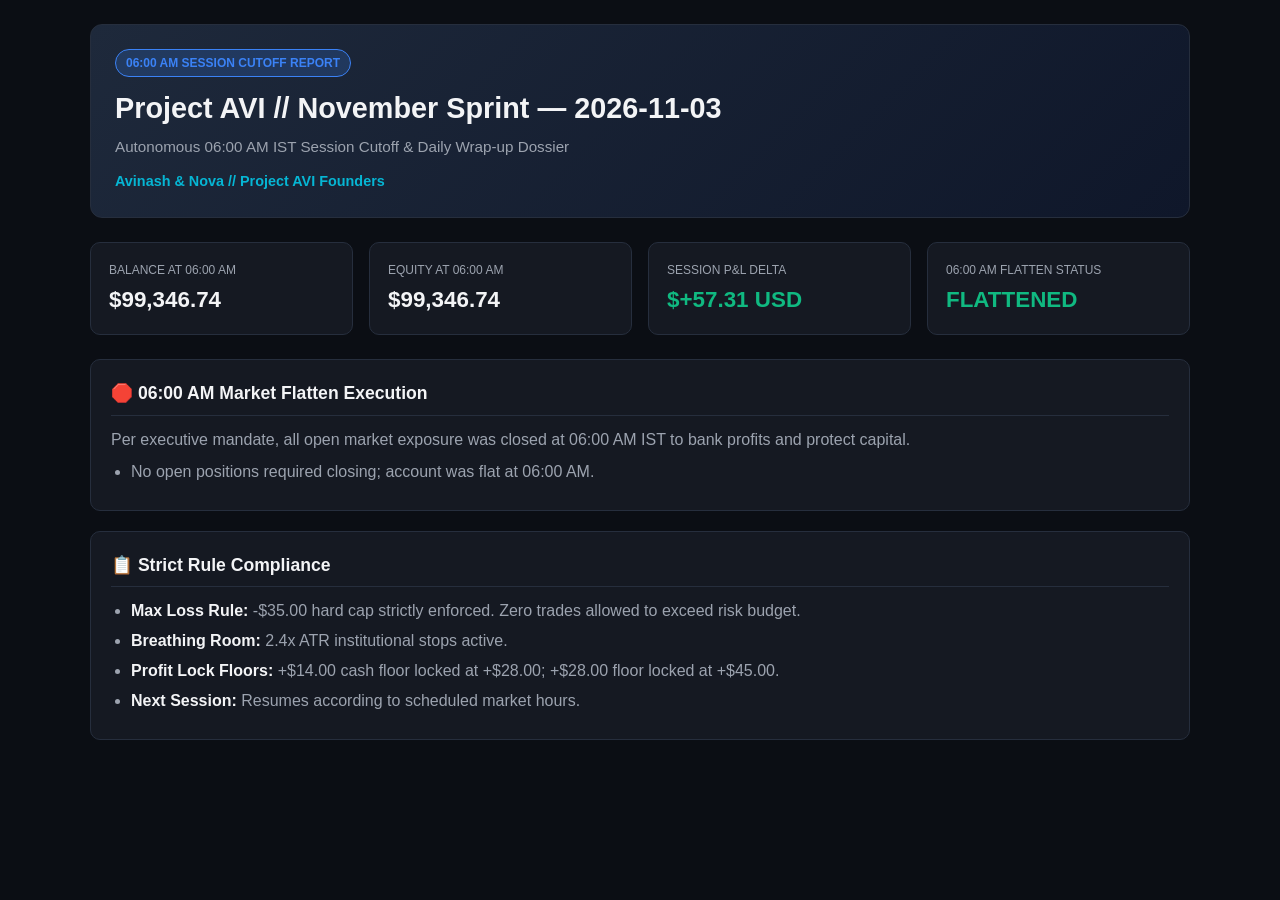
<file: November/2026-11-03.html>
<!DOCTYPE html>
<html lang="en">
<head>
<meta charset="UTF-8">
<meta name="viewport" content="width=device-width, initial-scale=1.0">
<title>Project AVI // November Sprint - 2026-11-03</title>
<style>
  :root {
    --bg-main: #0B0E14;
    --bg-card: #151922;
    --border-color: #262E3D;
    --accent-blue: #3B82F6;
    --accent-cyan: #06B6D4;
    --accent-green: #10B981;
    --accent-red: #EF4444;
    --text-primary: #F3F4F6;
    --text-secondary: #9CA3AF;
  }
  * { box-sizing: border-box; margin: 0; padding: 0; }
  body {
    background: var(--bg-main);
    color: var(--text-primary);
    font-family: -apple-system, BlinkMacSystemFont, "Segoe UI", Roboto, sans-serif;
    padding: 24px;
    line-height: 1.5;
  }
  .container { max-width: 1100px; margin: 0 auto; }
  .header {
    background: linear-gradient(135deg, #1E293B 0%, #0F172A 100%);
    border: 1px solid var(--border-color);
    border-radius: 12px;
    padding: 24px;
    margin-bottom: 24px;
  }
  .badge {
    display: inline-block;
    padding: 4px 10px;
    border-radius: 9999px;
    font-size: 0.75rem;
    font-weight: 700;
    text-transform: uppercase;
    background: rgba(59, 130, 246, 0.2);
    color: var(--accent-blue);
    border: 1px solid var(--accent-blue);
    margin-bottom: 10px;
  }
  h1 { font-size: 1.8rem; margin-bottom: 6px; }
  .sub { color: var(--text-secondary); font-size: 0.95rem; margin-bottom: 12px; }
  .founders { color: var(--accent-cyan); font-weight: 600; font-size: 0.9rem; }
  .grid { display: grid; grid-template-columns: repeat(auto-fit, minmax(200px, 1fr)); gap: 16px; margin-bottom: 24px; }
  .card { background: var(--bg-card); border: 1px solid var(--border-color); border-radius: 10px; padding: 18px; }
  .label { font-size: 0.75rem; text-transform: uppercase; color: var(--text-secondary); margin-bottom: 4px; }
  .val { font-size: 1.4rem; font-weight: 800; }
  .green { color: var(--accent-green); }
  .red { color: var(--accent-red); }
  .section { background: var(--bg-card); border: 1px solid var(--border-color); border-radius: 10px; padding: 20px; margin-bottom: 20px; }
  .sec-title { font-size: 1.1rem; font-weight: 700; margin-bottom: 12px; border-bottom: 1px solid var(--border-color); padding-bottom: 8px; }
  ul { padding-left: 20px; }
  li { margin-bottom: 6px; color: var(--text-secondary); }
  li strong { color: var(--text-primary); }
</style>
</head>
<body>
<div class="container">
  <div class="header">
    <div class="badge">06:00 AM Session Cutoff Report</div>
    <h1>Project AVI // November Sprint &mdash; 2026-11-03</h1>
    <div class="sub">Autonomous 06:00 AM IST Session Cutoff &amp; Daily Wrap-up Dossier</div>
    <div class="founders">Avinash &amp; Nova // Project AVI Founders</div>
  </div>

  <div class="grid">
    <div class="card">
      <div class="label">Balance at 06:00 AM</div>
      <div class="val">$99,346.74</div>
    </div>
    <div class="card">
      <div class="label">Equity at 06:00 AM</div>
      <div class="val">$99,346.74</div>
    </div>
    <div class="card">
      <div class="label">Session P&L Delta</div>
      <div class="val green">$+57.31 USD</div>
    </div>
    <div class="card">
      <div class="label">06:00 AM Flatten Status</div>
      <div class="val green">FLATTENED</div>
    </div>
  </div>

  <div class="section">
    <div class="sec-title">🛑 06:00 AM Market Flatten Execution</div>
    <p style="color: var(--text-secondary); margin-bottom: 8px;">Per executive mandate, all open market exposure was closed at 06:00 AM IST to bank profits and protect capital.</p>
    <ul>
      <li>No open positions required closing; account was flat at 06:00 AM.</li>
    </ul>
  </div>

  <div class="section">
    <div class="sec-title">📋 Strict Rule Compliance</div>
    <ul>
      <li><strong>Max Loss Rule:</strong> -$35.00 hard cap strictly enforced. Zero trades allowed to exceed risk budget.</li>
      <li><strong>Breathing Room:</strong> 2.4x ATR institutional stops active.</li>
      <li><strong>Profit Lock Floors:</strong> +$14.00 cash floor locked at +$28.00; +$28.00 floor locked at +$45.00.</li>
      <li><strong>Next Session:</strong> Resumes according to scheduled market hours.</li>
    </ul>
  </div>
</div>
</body>
</html>
</file>
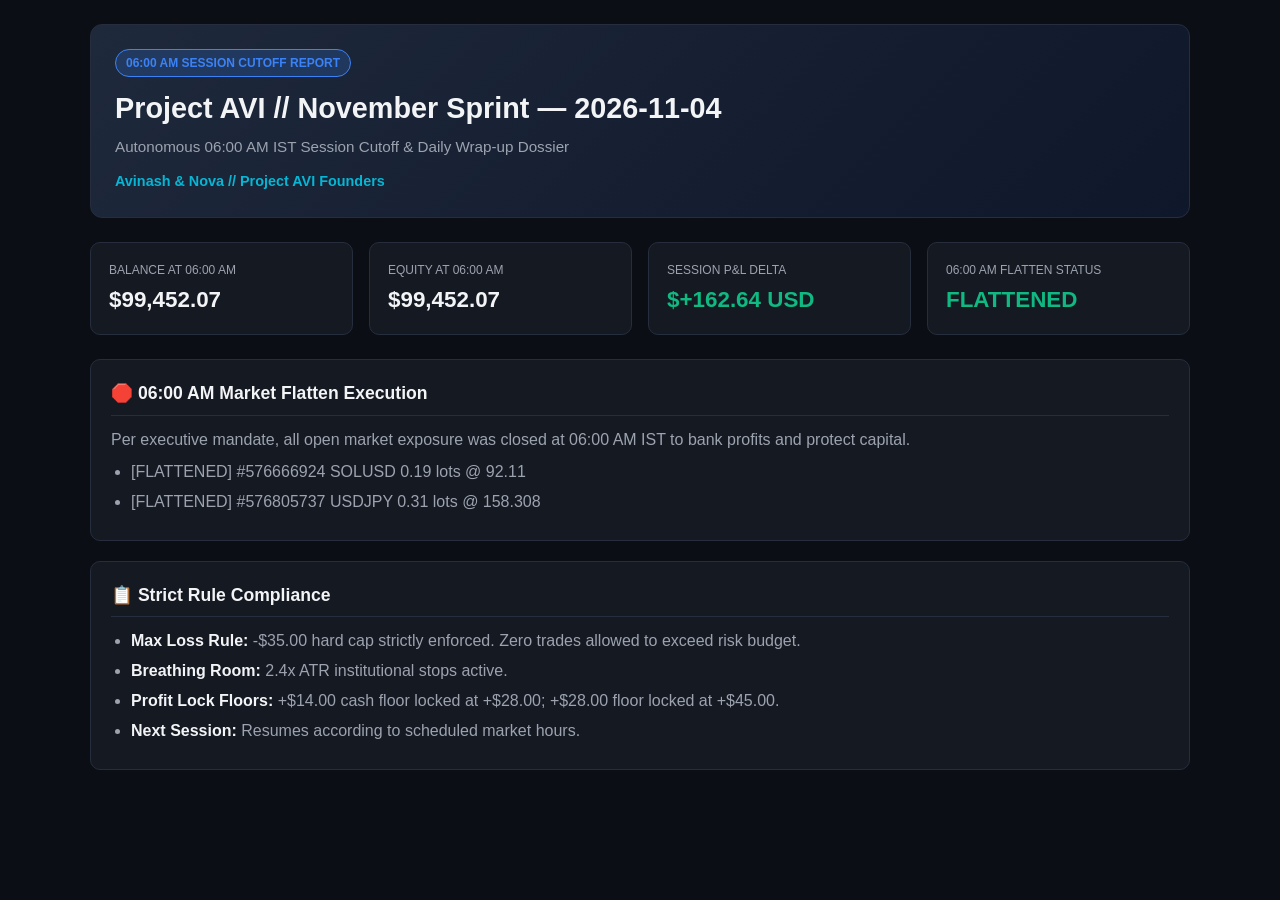
<file: November/2026-11-04.html>
<!DOCTYPE html>
<html lang="en">
<head>
<meta charset="UTF-8">
<meta name="viewport" content="width=device-width, initial-scale=1.0">
<title>Project AVI // November Sprint - 2026-11-04</title>
<style>
  :root {
    --bg-main: #0B0E14;
    --bg-card: #151922;
    --border-color: #262E3D;
    --accent-blue: #3B82F6;
    --accent-cyan: #06B6D4;
    --accent-green: #10B981;
    --accent-red: #EF4444;
    --text-primary: #F3F4F6;
    --text-secondary: #9CA3AF;
  }
  * { box-sizing: border-box; margin: 0; padding: 0; }
  body {
    background: var(--bg-main);
    color: var(--text-primary);
    font-family: -apple-system, BlinkMacSystemFont, "Segoe UI", Roboto, sans-serif;
    padding: 24px;
    line-height: 1.5;
  }
  .container { max-width: 1100px; margin: 0 auto; }
  .header {
    background: linear-gradient(135deg, #1E293B 0%, #0F172A 100%);
    border: 1px solid var(--border-color);
    border-radius: 12px;
    padding: 24px;
    margin-bottom: 24px;
  }
  .badge {
    display: inline-block;
    padding: 4px 10px;
    border-radius: 9999px;
    font-size: 0.75rem;
    font-weight: 700;
    text-transform: uppercase;
    background: rgba(59, 130, 246, 0.2);
    color: var(--accent-blue);
    border: 1px solid var(--accent-blue);
    margin-bottom: 10px;
  }
  h1 { font-size: 1.8rem; margin-bottom: 6px; }
  .sub { color: var(--text-secondary); font-size: 0.95rem; margin-bottom: 12px; }
  .founders { color: var(--accent-cyan); font-weight: 600; font-size: 0.9rem; }
  .grid { display: grid; grid-template-columns: repeat(auto-fit, minmax(200px, 1fr)); gap: 16px; margin-bottom: 24px; }
  .card { background: var(--bg-card); border: 1px solid var(--border-color); border-radius: 10px; padding: 18px; }
  .label { font-size: 0.75rem; text-transform: uppercase; color: var(--text-secondary); margin-bottom: 4px; }
  .val { font-size: 1.4rem; font-weight: 800; }
  .green { color: var(--accent-green); }
  .red { color: var(--accent-red); }
  .section { background: var(--bg-card); border: 1px solid var(--border-color); border-radius: 10px; padding: 20px; margin-bottom: 20px; }
  .sec-title { font-size: 1.1rem; font-weight: 700; margin-bottom: 12px; border-bottom: 1px solid var(--border-color); padding-bottom: 8px; }
  ul { padding-left: 20px; }
  li { margin-bottom: 6px; color: var(--text-secondary); }
  li strong { color: var(--text-primary); }
</style>
</head>
<body>
<div class="container">
  <div class="header">
    <div class="badge">06:00 AM Session Cutoff Report</div>
    <h1>Project AVI // November Sprint &mdash; 2026-11-04</h1>
    <div class="sub">Autonomous 06:00 AM IST Session Cutoff &amp; Daily Wrap-up Dossier</div>
    <div class="founders">Avinash &amp; Nova // Project AVI Founders</div>
  </div>

  <div class="grid">
    <div class="card">
      <div class="label">Balance at 06:00 AM</div>
      <div class="val">$99,452.07</div>
    </div>
    <div class="card">
      <div class="label">Equity at 06:00 AM</div>
      <div class="val">$99,452.07</div>
    </div>
    <div class="card">
      <div class="label">Session P&L Delta</div>
      <div class="val green">$+162.64 USD</div>
    </div>
    <div class="card">
      <div class="label">06:00 AM Flatten Status</div>
      <div class="val green">FLATTENED</div>
    </div>
  </div>

  <div class="section">
    <div class="sec-title">🛑 06:00 AM Market Flatten Execution</div>
    <p style="color: var(--text-secondary); margin-bottom: 8px;">Per executive mandate, all open market exposure was closed at 06:00 AM IST to bank profits and protect capital.</p>
    <ul>
      <li>[FLATTENED] #576666924 SOLUSD 0.19 lots @ 92.11</li><li>[FLATTENED] #576805737 USDJPY 0.31 lots @ 158.308</li>
    </ul>
  </div>

  <div class="section">
    <div class="sec-title">📋 Strict Rule Compliance</div>
    <ul>
      <li><strong>Max Loss Rule:</strong> -$35.00 hard cap strictly enforced. Zero trades allowed to exceed risk budget.</li>
      <li><strong>Breathing Room:</strong> 2.4x ATR institutional stops active.</li>
      <li><strong>Profit Lock Floors:</strong> +$14.00 cash floor locked at +$28.00; +$28.00 floor locked at +$45.00.</li>
      <li><strong>Next Session:</strong> Resumes according to scheduled market hours.</li>
    </ul>
  </div>
</div>
</body>
</html>
</file>
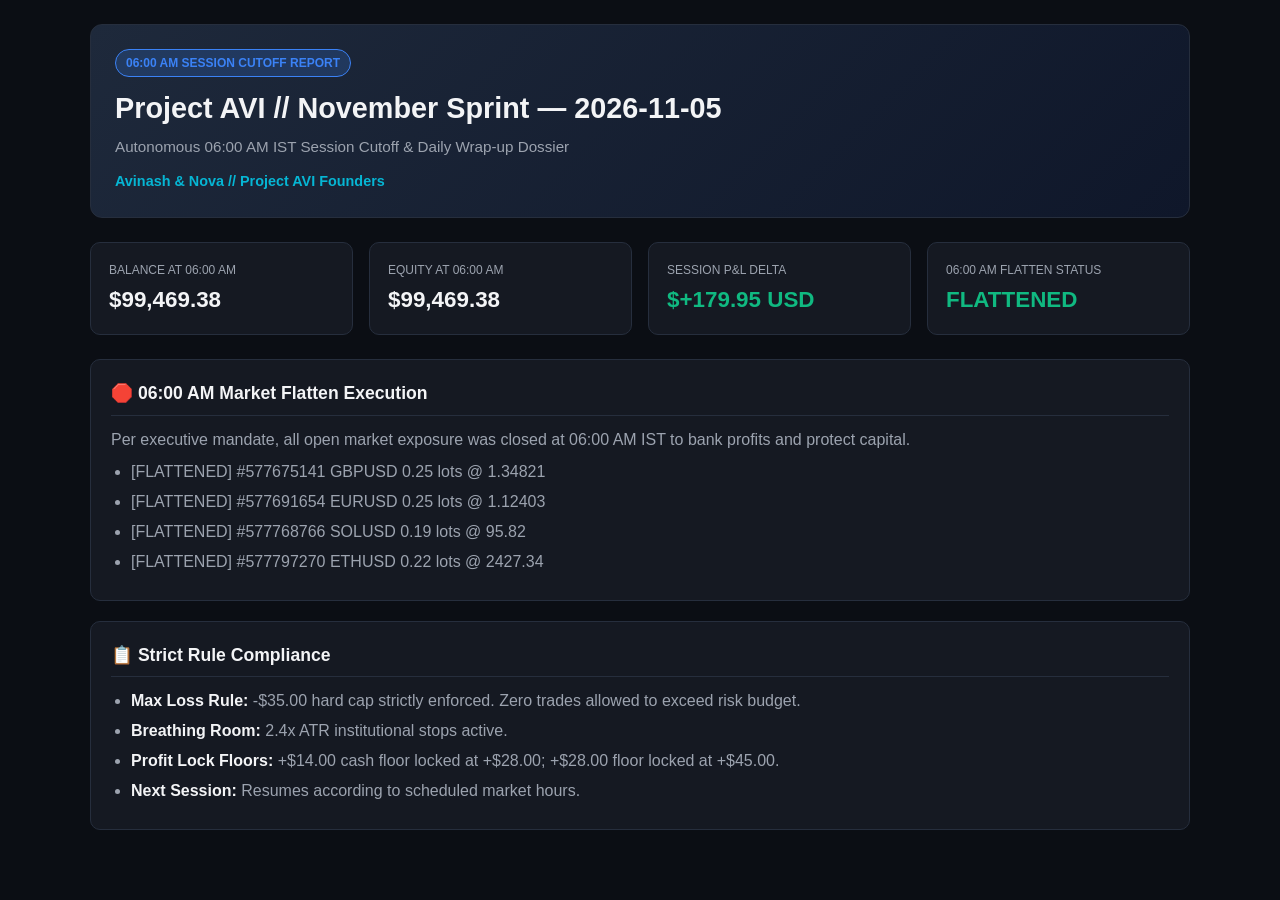
<file: November/2026-11-05.html>
<!DOCTYPE html>
<html lang="en">
<head>
<meta charset="UTF-8">
<meta name="viewport" content="width=device-width, initial-scale=1.0">
<title>Project AVI // November Sprint - 2026-11-05</title>
<style>
  :root {
    --bg-main: #0B0E14;
    --bg-card: #151922;
    --border-color: #262E3D;
    --accent-blue: #3B82F6;
    --accent-cyan: #06B6D4;
    --accent-green: #10B981;
    --accent-red: #EF4444;
    --text-primary: #F3F4F6;
    --text-secondary: #9CA3AF;
  }
  * { box-sizing: border-box; margin: 0; padding: 0; }
  body {
    background: var(--bg-main);
    color: var(--text-primary);
    font-family: -apple-system, BlinkMacSystemFont, "Segoe UI", Roboto, sans-serif;
    padding: 24px;
    line-height: 1.5;
  }
  .container { max-width: 1100px; margin: 0 auto; }
  .header {
    background: linear-gradient(135deg, #1E293B 0%, #0F172A 100%);
    border: 1px solid var(--border-color);
    border-radius: 12px;
    padding: 24px;
    margin-bottom: 24px;
  }
  .badge {
    display: inline-block;
    padding: 4px 10px;
    border-radius: 9999px;
    font-size: 0.75rem;
    font-weight: 700;
    text-transform: uppercase;
    background: rgba(59, 130, 246, 0.2);
    color: var(--accent-blue);
    border: 1px solid var(--accent-blue);
    margin-bottom: 10px;
  }
  h1 { font-size: 1.8rem; margin-bottom: 6px; }
  .sub { color: var(--text-secondary); font-size: 0.95rem; margin-bottom: 12px; }
  .founders { color: var(--accent-cyan); font-weight: 600; font-size: 0.9rem; }
  .grid { display: grid; grid-template-columns: repeat(auto-fit, minmax(200px, 1fr)); gap: 16px; margin-bottom: 24px; }
  .card { background: var(--bg-card); border: 1px solid var(--border-color); border-radius: 10px; padding: 18px; }
  .label { font-size: 0.75rem; text-transform: uppercase; color: var(--text-secondary); margin-bottom: 4px; }
  .val { font-size: 1.4rem; font-weight: 800; }
  .green { color: var(--accent-green); }
  .red { color: var(--accent-red); }
  .section { background: var(--bg-card); border: 1px solid var(--border-color); border-radius: 10px; padding: 20px; margin-bottom: 20px; }
  .sec-title { font-size: 1.1rem; font-weight: 700; margin-bottom: 12px; border-bottom: 1px solid var(--border-color); padding-bottom: 8px; }
  ul { padding-left: 20px; }
  li { margin-bottom: 6px; color: var(--text-secondary); }
  li strong { color: var(--text-primary); }
</style>
</head>
<body>
<div class="container">
  <div class="header">
    <div class="badge">06:00 AM Session Cutoff Report</div>
    <h1>Project AVI // November Sprint &mdash; 2026-11-05</h1>
    <div class="sub">Autonomous 06:00 AM IST Session Cutoff &amp; Daily Wrap-up Dossier</div>
    <div class="founders">Avinash &amp; Nova // Project AVI Founders</div>
  </div>

  <div class="grid">
    <div class="card">
      <div class="label">Balance at 06:00 AM</div>
      <div class="val">$99,469.38</div>
    </div>
    <div class="card">
      <div class="label">Equity at 06:00 AM</div>
      <div class="val">$99,469.38</div>
    </div>
    <div class="card">
      <div class="label">Session P&L Delta</div>
      <div class="val green">$+179.95 USD</div>
    </div>
    <div class="card">
      <div class="label">06:00 AM Flatten Status</div>
      <div class="val green">FLATTENED</div>
    </div>
  </div>

  <div class="section">
    <div class="sec-title">🛑 06:00 AM Market Flatten Execution</div>
    <p style="color: var(--text-secondary); margin-bottom: 8px;">Per executive mandate, all open market exposure was closed at 06:00 AM IST to bank profits and protect capital.</p>
    <ul>
      <li>[FLATTENED] #577675141 GBPUSD 0.25 lots @ 1.34821</li><li>[FLATTENED] #577691654 EURUSD 0.25 lots @ 1.12403</li><li>[FLATTENED] #577768766 SOLUSD 0.19 lots @ 95.82</li><li>[FLATTENED] #577797270 ETHUSD 0.22 lots @ 2427.34</li>
    </ul>
  </div>

  <div class="section">
    <div class="sec-title">📋 Strict Rule Compliance</div>
    <ul>
      <li><strong>Max Loss Rule:</strong> -$35.00 hard cap strictly enforced. Zero trades allowed to exceed risk budget.</li>
      <li><strong>Breathing Room:</strong> 2.4x ATR institutional stops active.</li>
      <li><strong>Profit Lock Floors:</strong> +$14.00 cash floor locked at +$28.00; +$28.00 floor locked at +$45.00.</li>
      <li><strong>Next Session:</strong> Resumes according to scheduled market hours.</li>
    </ul>
  </div>
</div>
</body>
</html>
</file>
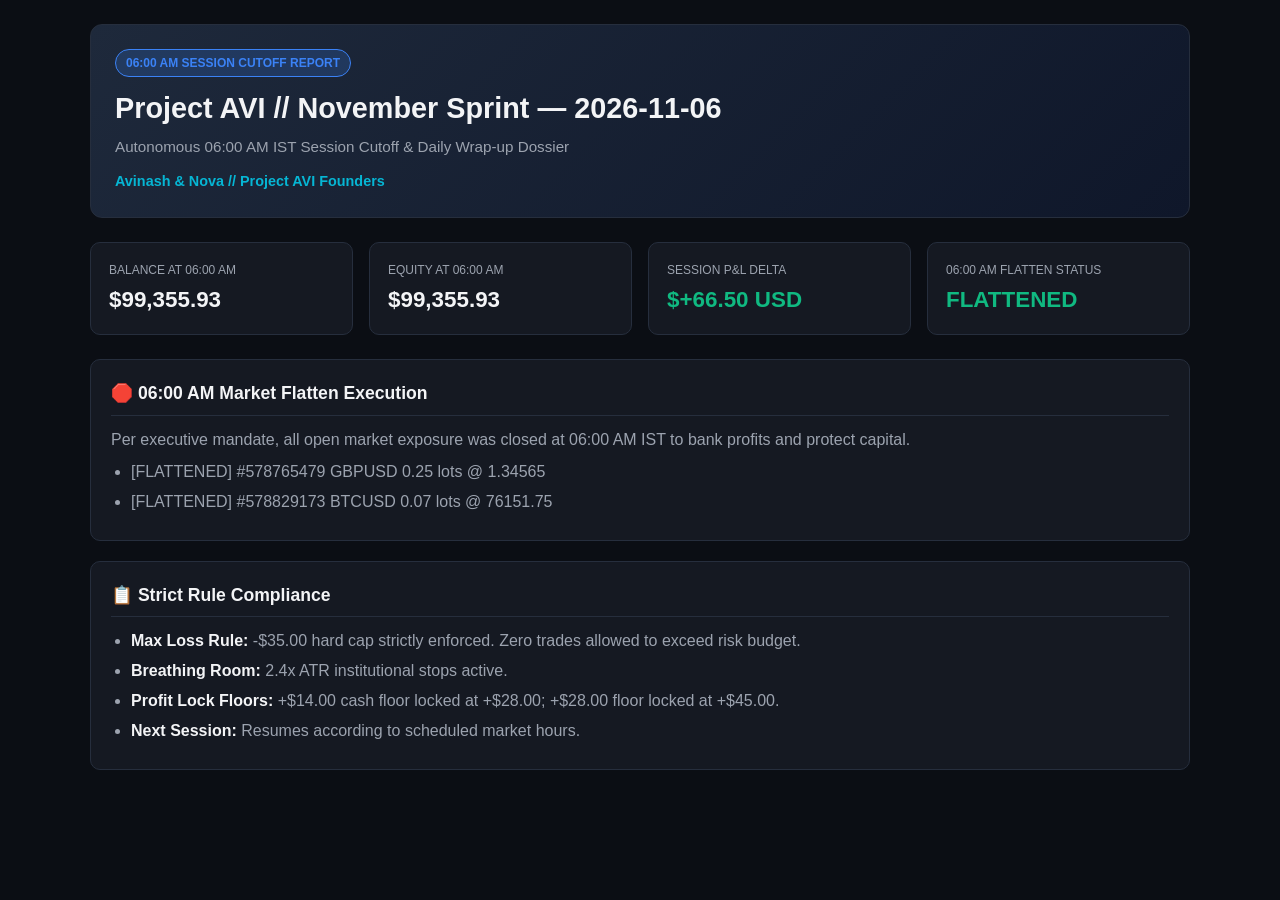
<file: November/2026-11-06.html>
<!DOCTYPE html>
<html lang="en">
<head>
<meta charset="UTF-8">
<meta name="viewport" content="width=device-width, initial-scale=1.0">
<title>Project AVI // November Sprint - 2026-11-06</title>
<style>
  :root {
    --bg-main: #0B0E14;
    --bg-card: #151922;
    --border-color: #262E3D;
    --accent-blue: #3B82F6;
    --accent-cyan: #06B6D4;
    --accent-green: #10B981;
    --accent-red: #EF4444;
    --text-primary: #F3F4F6;
    --text-secondary: #9CA3AF;
  }
  * { box-sizing: border-box; margin: 0; padding: 0; }
  body {
    background: var(--bg-main);
    color: var(--text-primary);
    font-family: -apple-system, BlinkMacSystemFont, "Segoe UI", Roboto, sans-serif;
    padding: 24px;
    line-height: 1.5;
  }
  .container { max-width: 1100px; margin: 0 auto; }
  .header {
    background: linear-gradient(135deg, #1E293B 0%, #0F172A 100%);
    border: 1px solid var(--border-color);
    border-radius: 12px;
    padding: 24px;
    margin-bottom: 24px;
  }
  .badge {
    display: inline-block;
    padding: 4px 10px;
    border-radius: 9999px;
    font-size: 0.75rem;
    font-weight: 700;
    text-transform: uppercase;
    background: rgba(59, 130, 246, 0.2);
    color: var(--accent-blue);
    border: 1px solid var(--accent-blue);
    margin-bottom: 10px;
  }
  h1 { font-size: 1.8rem; margin-bottom: 6px; }
  .sub { color: var(--text-secondary); font-size: 0.95rem; margin-bottom: 12px; }
  .founders { color: var(--accent-cyan); font-weight: 600; font-size: 0.9rem; }
  .grid { display: grid; grid-template-columns: repeat(auto-fit, minmax(200px, 1fr)); gap: 16px; margin-bottom: 24px; }
  .card { background: var(--bg-card); border: 1px solid var(--border-color); border-radius: 10px; padding: 18px; }
  .label { font-size: 0.75rem; text-transform: uppercase; color: var(--text-secondary); margin-bottom: 4px; }
  .val { font-size: 1.4rem; font-weight: 800; }
  .green { color: var(--accent-green); }
  .red { color: var(--accent-red); }
  .section { background: var(--bg-card); border: 1px solid var(--border-color); border-radius: 10px; padding: 20px; margin-bottom: 20px; }
  .sec-title { font-size: 1.1rem; font-weight: 700; margin-bottom: 12px; border-bottom: 1px solid var(--border-color); padding-bottom: 8px; }
  ul { padding-left: 20px; }
  li { margin-bottom: 6px; color: var(--text-secondary); }
  li strong { color: var(--text-primary); }
</style>
</head>
<body>
<div class="container">
  <div class="header">
    <div class="badge">06:00 AM Session Cutoff Report</div>
    <h1>Project AVI // November Sprint &mdash; 2026-11-06</h1>
    <div class="sub">Autonomous 06:00 AM IST Session Cutoff &amp; Daily Wrap-up Dossier</div>
    <div class="founders">Avinash &amp; Nova // Project AVI Founders</div>
  </div>

  <div class="grid">
    <div class="card">
      <div class="label">Balance at 06:00 AM</div>
      <div class="val">$99,355.93</div>
    </div>
    <div class="card">
      <div class="label">Equity at 06:00 AM</div>
      <div class="val">$99,355.93</div>
    </div>
    <div class="card">
      <div class="label">Session P&L Delta</div>
      <div class="val green">$+66.50 USD</div>
    </div>
    <div class="card">
      <div class="label">06:00 AM Flatten Status</div>
      <div class="val green">FLATTENED</div>
    </div>
  </div>

  <div class="section">
    <div class="sec-title">🛑 06:00 AM Market Flatten Execution</div>
    <p style="color: var(--text-secondary); margin-bottom: 8px;">Per executive mandate, all open market exposure was closed at 06:00 AM IST to bank profits and protect capital.</p>
    <ul>
      <li>[FLATTENED] #578765479 GBPUSD 0.25 lots @ 1.34565</li><li>[FLATTENED] #578829173 BTCUSD 0.07 lots @ 76151.75</li>
    </ul>
  </div>

  <div class="section">
    <div class="sec-title">📋 Strict Rule Compliance</div>
    <ul>
      <li><strong>Max Loss Rule:</strong> -$35.00 hard cap strictly enforced. Zero trades allowed to exceed risk budget.</li>
      <li><strong>Breathing Room:</strong> 2.4x ATR institutional stops active.</li>
      <li><strong>Profit Lock Floors:</strong> +$14.00 cash floor locked at +$28.00; +$28.00 floor locked at +$45.00.</li>
      <li><strong>Next Session:</strong> Resumes according to scheduled market hours.</li>
    </ul>
  </div>
</div>
</body>
</html>
</file>
